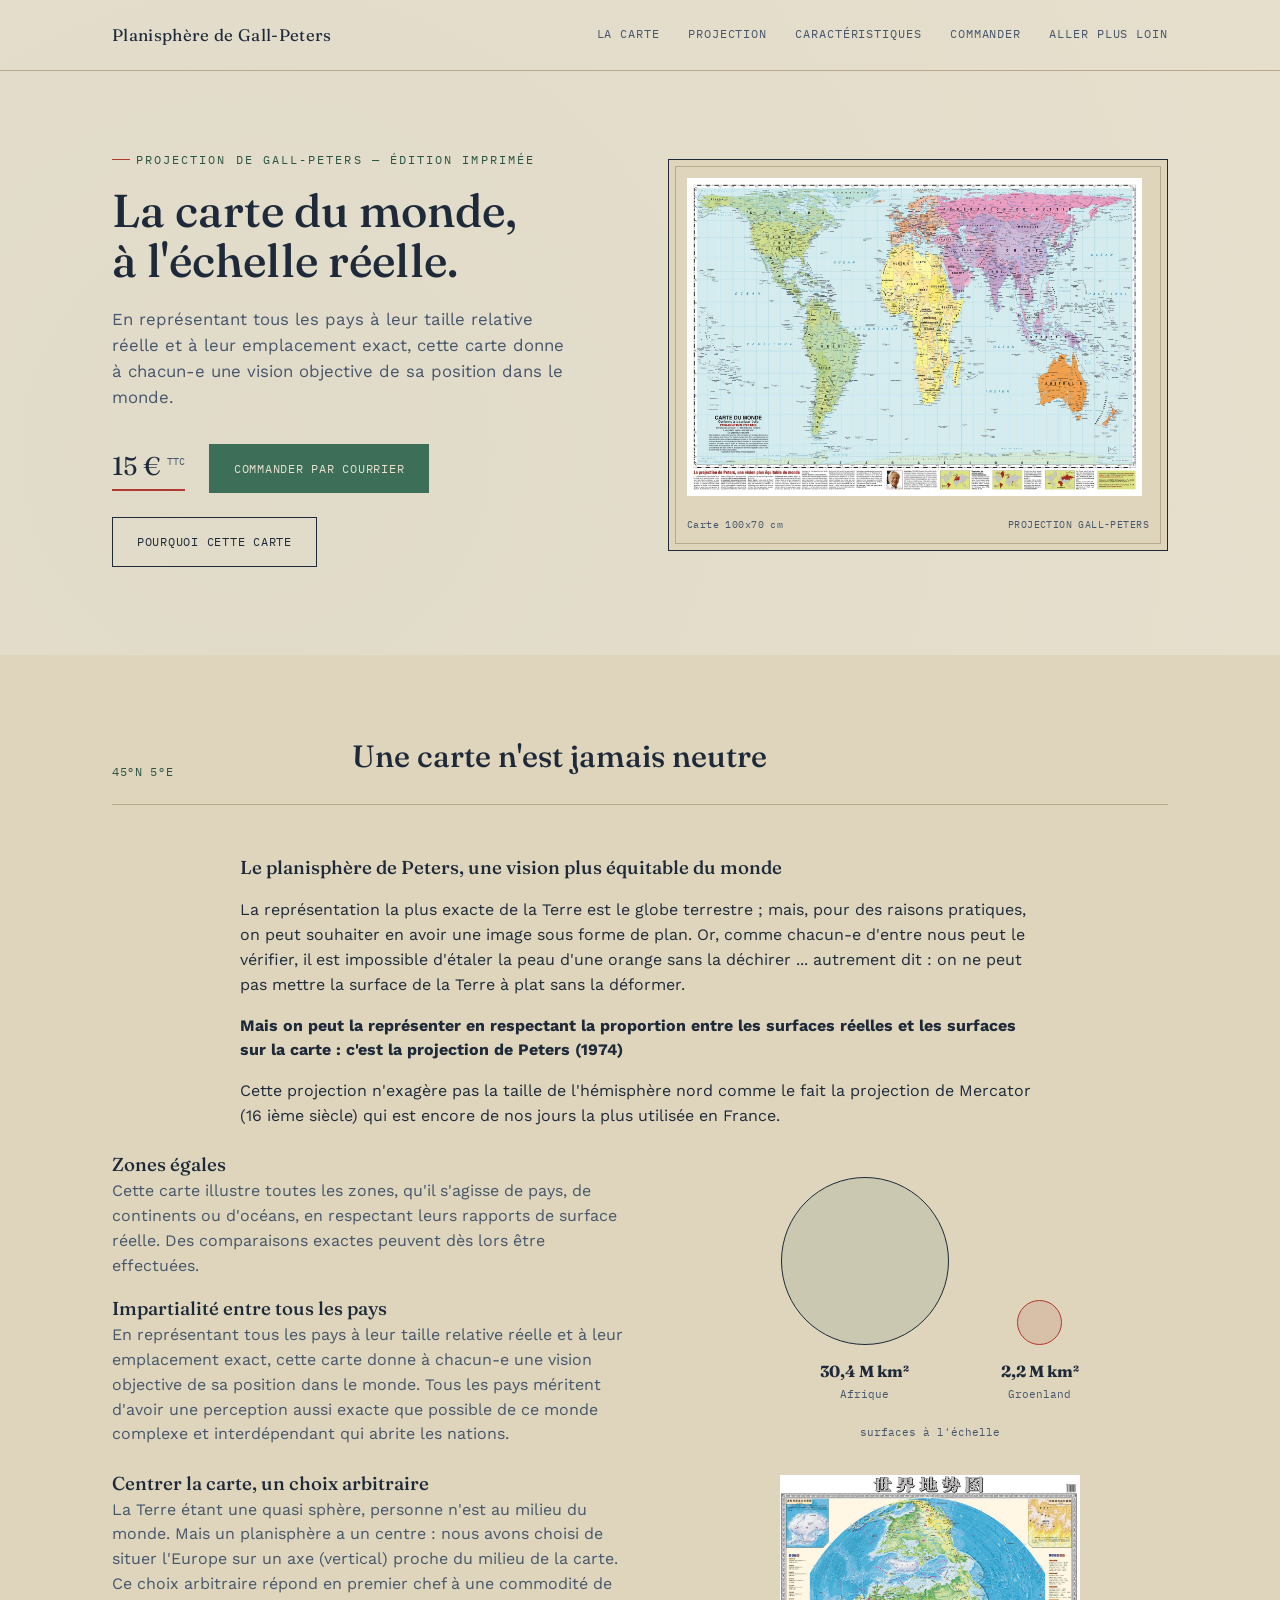
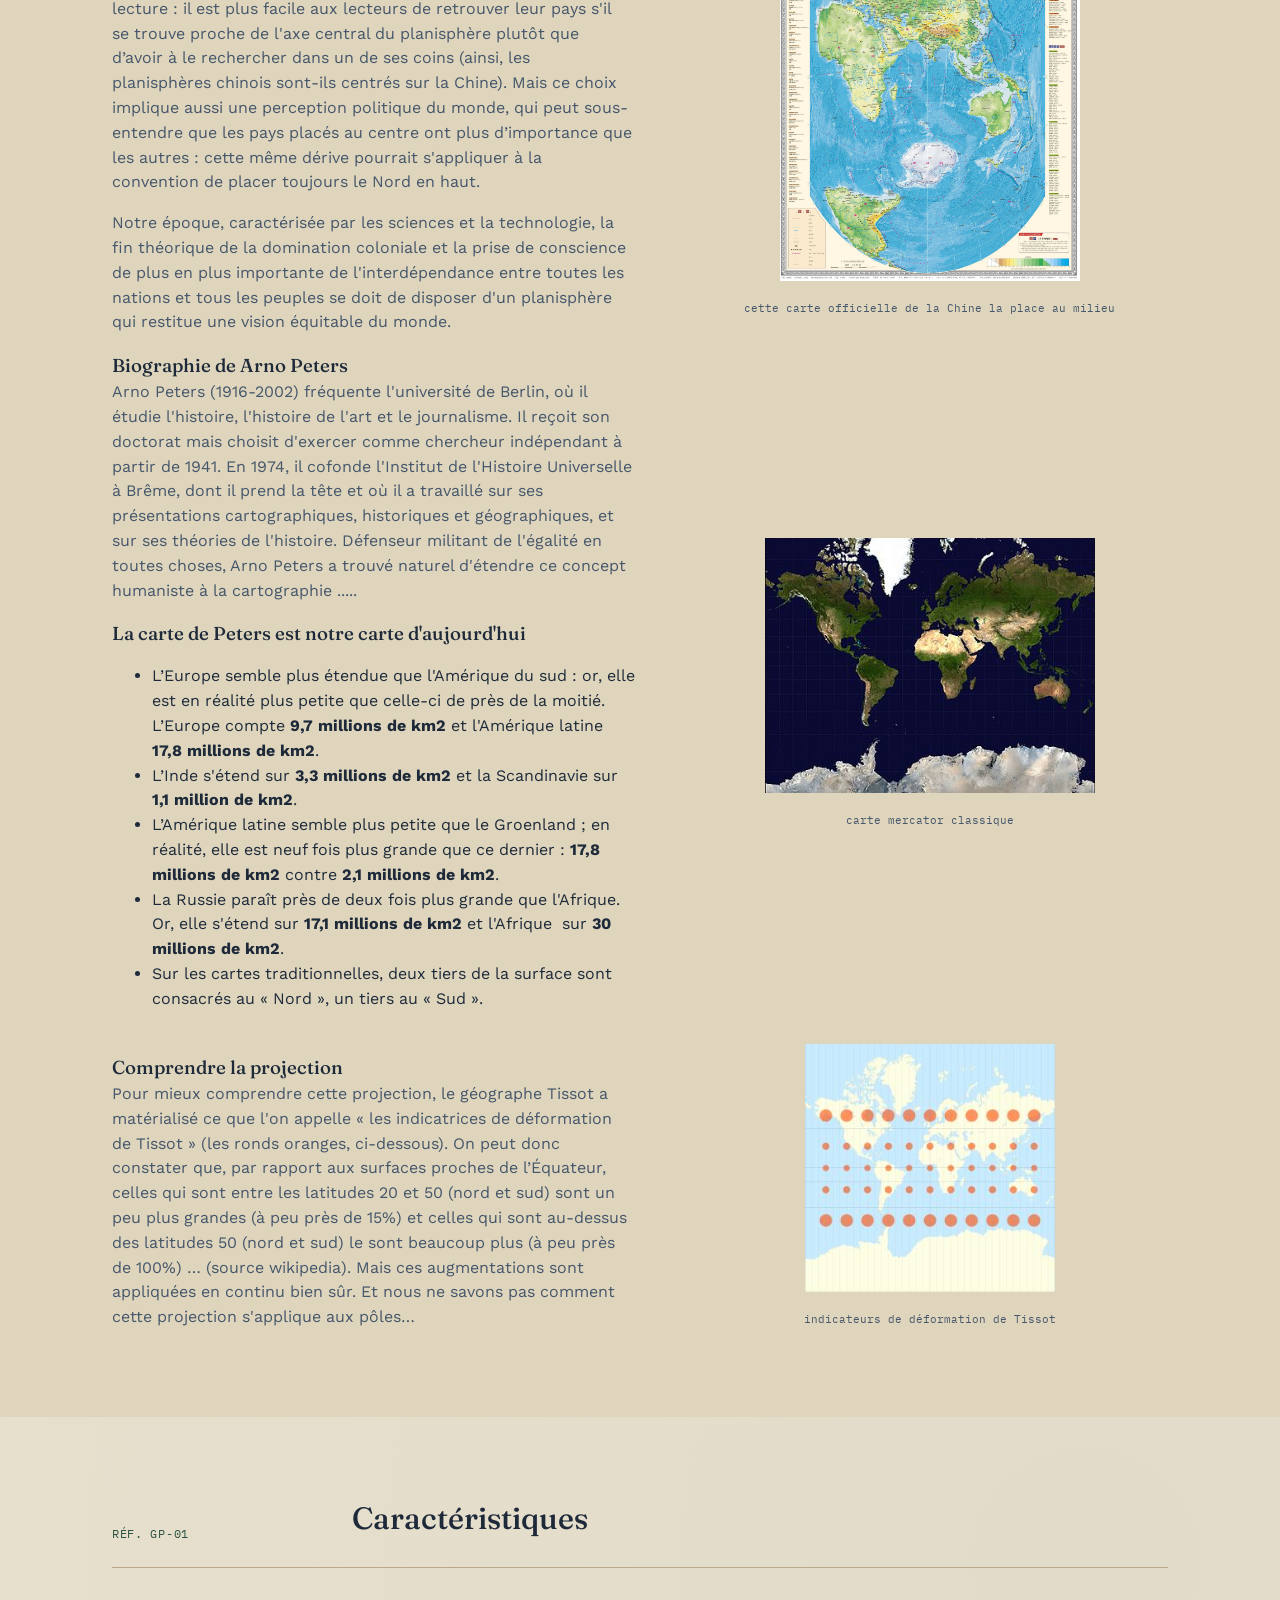
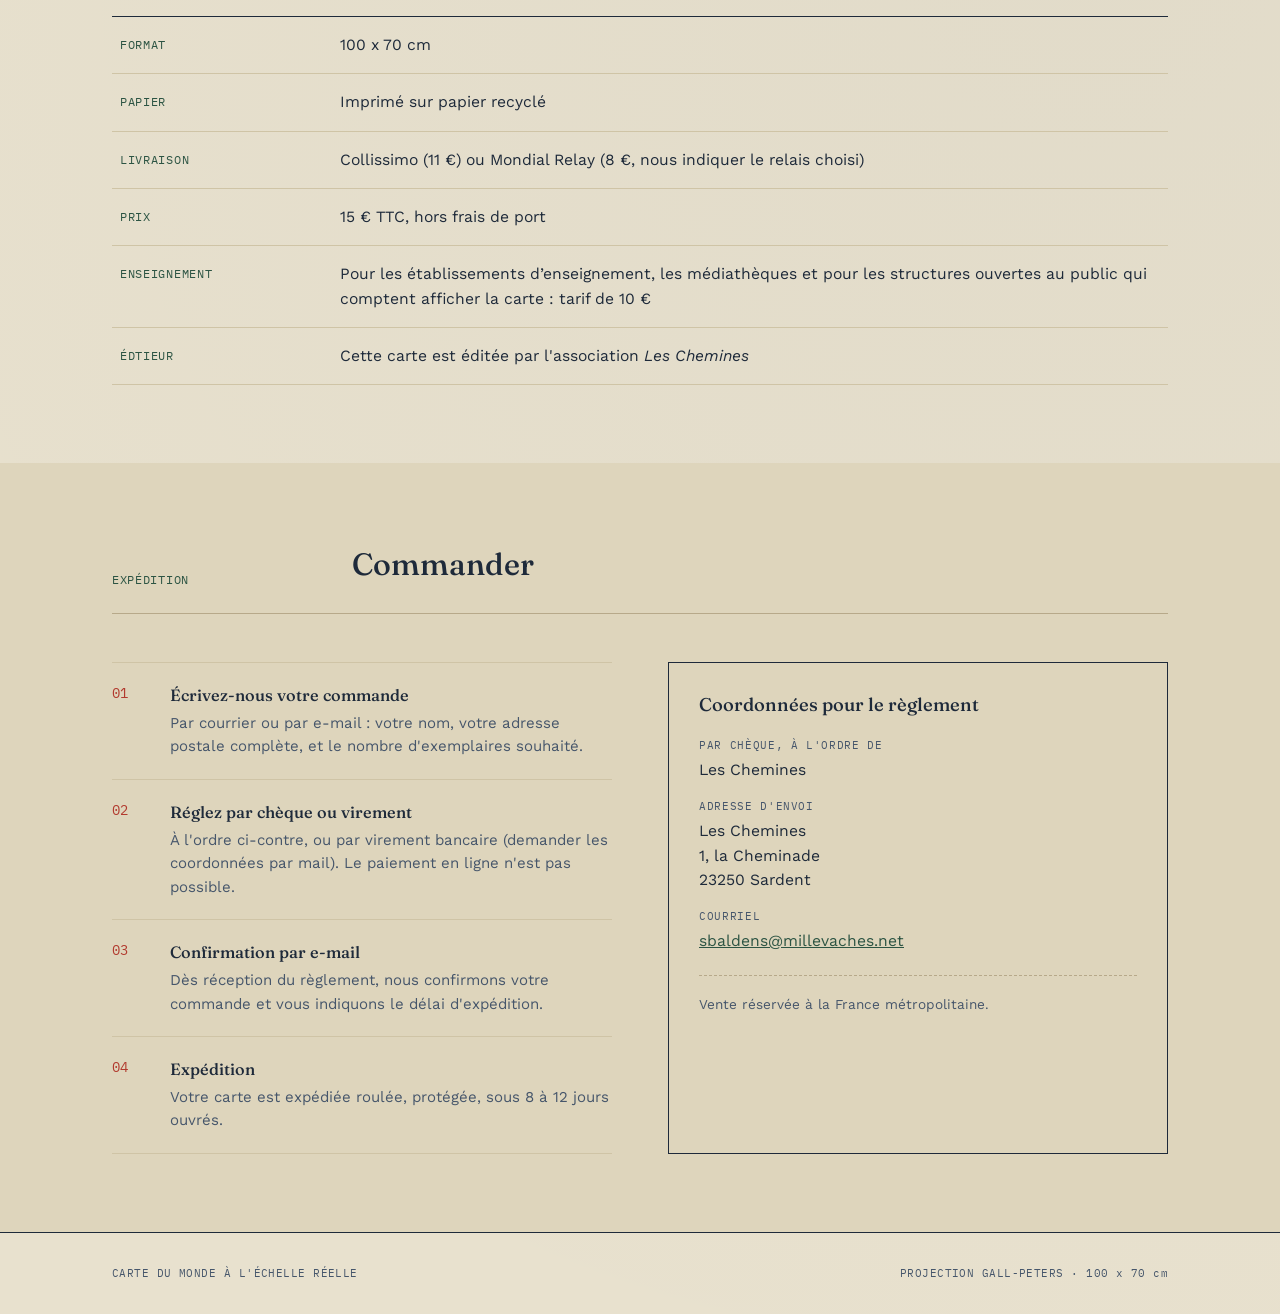
<file: index.html>
<!DOCTYPE html>
<html lang="fr">
<head>
<meta charset="UTF-8">
<meta name="viewport" content="width=device-width, initial-scale=1.0">
<title>La carte du monde à l'échelle réelle — Projection de Peters</title>
<link rel="preconnect" href="https://fonts.googleapis.com">
<link href="https://fonts.googleapis.com/css2?family=Fraunces:opsz,wght@9..144,400;9..144,500;9..144,600&family=Work+Sans:wght@400;500;600&family=IBM+Plex+Mono:wght@400;500&display=swap" rel="stylesheet">
<link rel="stylesheet" href="style.css"/>
</head>
<body class="paper-texture">
  <header class="site-header">
    <div class="wrap">
      <div class="brand">
        Planisphère de Gall-Peters
      </div>
      <nav>
        <a href="#carte">La carte</a>
        <a href="#pourquoi">Projection</a>
        <a href="#specs">Caractéristiques</a>
        <a href="#commander">Commander</a>
        <a href="#commander">Aller plus loin</a>
      </nav>
    </div>
  </header>

  <section class="hero" id="carte">
    <div class="wrap">
      <div>
        <span class="eyebrow">Projection de Gall-Peters — édition imprimée</span>
        <h1>La carte du monde,<br>à l'échelle réelle.</h1>
        <p class="lede">En représentant tous les pays à leur taille relative  réelle et à leur emplacement exact, cette carte donne à chacun-e une vision objective de sa position dans le monde.</p>
        <div class="hero-cta">
          <div class="price-tag">15&nbsp;€ <sup>TTC</sup></div>
          <a href="#commander" class="btn">Commander par courrier</a>
          <a href="#pourquoi" class="btn btn-outline">Pourquoi cette carte</a>
        </div>
      </div>

      <div class="plate">
        <img src="/img/peters.jpg" alt="Carte de Peters" width="455">
        <div class="plate-caption">
          <span>Carte 100x70 cm</span>
          <span>PROJECTION GALL-PETERS</span>
        </div>
      </div>
    </div>
  </section>

  <section class="band-alt" id="pourquoi">
    <div class="wrap">
      <div class="section-head">
        <span class="coord">45°N&nbsp;5°E</span>
        <h2>Une carte n'est jamais neutre</h2>
      </div>
      <div style="margin: auto ; max-width: 800px;">
        <h3>Le planisphère de Peters, une vision plus équitable du monde</h3>
        <p>La représentation la plus exacte de la Terre est le globe terrestre ; mais, pour des raisons pratiques, on peut souhaiter en avoir une image sous forme de plan. Or, comme chacun-e d'entre nous peut le vérifier, il est impossible d'étaler la peau d'une orange sans la déchirer ... autrement dit : on ne peut pas mettre la surface de la Terre à plat sans la déformer.</p>
        <p><span class="bold">Mais on peut la représenter en respectant la proportion entre les surfaces réelles  et les surfaces sur la carte : c'est la projection de Peters (1974)</span></p>
        <p>Cette projection n'exagère pas la taille de l'hémisphère nord comme le fait la projection de Mercator (16 ième siècle) qui est encore de nos jours la plus utilisée en France.</p>
      </div>
      <div class="why-grid">
        <div class="why-copy">
          <h3>Zones égales</h2>
          <p>Cette carte illustre toutes les zones, qu'il s'agisse de pays, de continents ou d'océans, en respectant leurs rapports de surface réelle. Des comparaisons exactes peuvent dès lors être effectuées.</p>
          <h3>Impartialité entre tous les pays</h2>
          <p>En représentant tous les pays à leur taille relative  réelle et à leur emplacement exact, cette carte donne à chacun-e une vision objective de sa position dans le monde. Tous les pays méritent d'avoir une perception aussi exacte que possible de ce monde complexe et interdépendant qui abrite les nations.</p>
        </div>
        <div>
          <div class="ratio-diagram">
            <div class="ratio-item">
              <div class="ratio-circle big"></div>
              <div class="ratio-label"><strong>30,4 M km²</strong>Afrique</div>
            </div>
            <div class="ratio-item">
              <div class="ratio-circle small"></div>
              <div class="ratio-label"><strong>2,2 M km²</strong>Groenland</div>
            </div>
          </div>
          <p style="text-align:center; font-family:'IBM Plex Mono',monospace; font-size:0.7rem; color:var(--ink-soft);">surfaces à l'échelle</p>
        </div>
      </div>

      <div class="why-grid" style="margin-top: 1rem;">
        <div class="why-copy">
          <h3>Centrer la carte, un choix arbitraire</h2>
          <p>La Terre étant une quasi sphère, personne n'est au milieu du monde. Mais un planisphère a un centre : nous avons choisi de situer l'Europe sur un axe (vertical) proche du milieu de la carte. Ce choix arbitraire répond en premier chef à une commodité de lecture : il est plus facile aux lecteurs  de retrouver leur pays s'il se trouve proche de l'axe central du planisphère plutôt que d’avoir à le rechercher dans un de ses coins (ainsi, les planisphères chinois sont-ils centrés sur la Chine). Mais ce choix implique aussi une perception politique du monde, qui peut sous-entendre que les pays placés au centre ont plus d’importance que les autres : cette même dérive pourrait s'appliquer à la convention de placer toujours le Nord en haut.</p>
          <p>Notre époque, caractérisée par les sciences et la technologie, la fin théorique de la domination coloniale et la prise de conscience de plus en plus importante de l'interdépendance entre toutes les nations et tous les peuples se doit de disposer d'un planisphère qui restitue une vision équitable du monde.</p>
        </div>
        <div>
          <div style="text-align: center;">
            <img src="/img/chine.jpeg" alt="Carte verticale de la Chine" width="300">
          </div>
          <p style="text-align:center; font-family:'IBM Plex Mono',monospace; font-size:0.7rem; color:var(--ink-soft);">cette carte officielle de la Chine la place au milieu</p>
        </div>
      </div>

      <div class="why-grid" style="margin-top: 1rem;">
        <div class="why-copy">
          <h3>Biographie de Arno Peters</h2>
          <p>Arno Peters (1916-2002) fréquente l'université de Berlin, où il étudie l'histoire, l'histoire de l'art et le journalisme. Il reçoit son doctorat mais choisit d'exercer comme chercheur indépendant à partir de 1941. En 1974, il cofonde l'Institut de l'Histoire Universelle à Brême, dont il prend la tête et où il a travaillé sur ses présentations cartographiques, historiques et géographiques, et sur ses théories de l'histoire. Défenseur militant de l'égalité en toutes choses, Arno Peters a trouvé naturel d'étendre ce concept humaniste à la cartographie .....</p>
          <h3>La carte de Peters est notre carte d'aujourd'hui</h3>
          <ul>
            <li>L’Europe semble plus étendue que l'Amérique du sud : or, elle est en réalité plus petite que celle-ci de près de la moitié. L’Europe compte <span class="bold">9,7 millions de km2</span> et l'Amérique latine <span class="bold">17,8 millions de km2</span>.</li>
            <li>L’Inde s'étend sur <span class="bold">3,3 millions de km2</span> et la Scandinavie sur <span class="bold">1,1 million de km2</span>.</li>
            <li>L’Amérique latine semble plus petite que le Groenland ; en réalité, elle est neuf fois plus grande que ce dernier : <span class="bold">17,8 millions de km2</span> contre <span class="bold">2,1 millions de km2</span>.</li>
            <li>La Russie paraît près de deux fois plus grande que l'Afrique. Or, elle s'étend sur <span class="bold">17,1 millions de km2</span> et l'Afrique  sur <span class="bold">30 millions de km2</span>.</li>
            <li>Sur les cartes traditionnelles, deux tiers de la surface sont consacrés au « Nord », un tiers au « Sud ».</li>
          </ul>
        </div>
        <div>
          <div style="text-align: center;">
            <img src="/img/mercator.jpg" alt="Carte mercator" width="330">
          </div>
          <p style="text-align:center; font-family:'IBM Plex Mono',monospace; font-size:0.7rem; color:var(--ink-soft);">carte mercator classique</p>
        </div>
      </div>

      <div class="why-grid" style="margin-top: 1rem;">
        <div class="why-copy">
          <h3>Comprendre la projection</h2>
          <p>Pour mieux comprendre cette projection, le géographe Tissot a matérialisé ce que l'on appelle « les indicatrices de déformation de Tissot » (les ronds oranges, ci-dessous). On peut donc constater que, par rapport aux surfaces proches de l’Équateur, celles qui sont entre les latitudes 20 et 50 (nord et sud) sont un peu plus grandes (à peu près de 15%) et celles qui sont au-dessus des latitudes 50 (nord et sud) le sont beaucoup plus (à peu près de 100%) … (source wikipedia). Mais ces augmentations sont appliquées en continu bien sûr. Et nous ne savons pas comment cette projection s'applique aux pôles…</p>
        </div>
        <div>
          <div style="text-align: center;">
            <img src="/img/projection-tissot.jpg" alt="Carte représentant les indicateurs de Tissot" width="250">
          </div>
          <p style="text-align:center; font-family:'IBM Plex Mono',monospace; font-size:0.7rem; color:var(--ink-soft);">indicateurs de déformation de Tissot</p>
        </div>
      </div>
    </div>
  </section>

  <section id="specs">
    <div class="wrap">
      <div class="section-head">
        <span class="coord">RÉF. GP-01</span>
        <h2>Caractéristiques</h2>
      </div>
      <table class="specs-table">
        <tr><td>Format</td><td>100 x 70 cm</td></tr>
        <tr><td>Papier</td><td>Imprimé sur papier recyclé</td></tr>
        <tr><td>Livraison</td><td>Collissimo (11&nbsp;€) ou Mondial Relay (8&nbsp;€, nous indiquer le relais choisi)</td></tr>
        <tr><td>Prix</td><td>15&nbsp;€ TTC, hors frais de port</td></tr>
        <tr><td>Enseignement</td><td>Pour les établissements d’enseignement, les médiathèques et pour les structures ouvertes au public qui comptent afficher la carte : tarif de 10&nbsp;€</td></tr>
        <tr><td>Édtieur</td><td>Cette carte est éditée par l'association <span style="font-style: italic;">Les Chemines</span></td></tr>
      </table>
    </div>
  </section>

  <section class="band-alt" id="commander">
    <div class="wrap">
      <div class="section-head">
        <span class="coord">EXPÉDITION</span>
        <h2>Commander</h2>
      </div>
      <div class="order-grid">
        <ol class="steps">
          <li>
            <div>
              <h4>Écrivez-nous votre commande</h4>
              <p>Par courrier ou par e-mail : votre nom, votre adresse postale complète, et le nombre d'exemplaires souhaité.</p>
            </div>
          </li>
          <li>
            <div>
              <h4>Réglez par chèque ou virement</h4>
              <p>À l'ordre ci-contre, ou par virement bancaire (demander les coordonnées par mail). Le paiement en ligne n'est pas possible.</p>
            </div>
          </li>
          <li>
            <div>
              <h4>Confirmation par e-mail</h4>
              <p>Dès réception du règlement, nous confirmons votre commande et vous indiquons le délai d'expédition.</p>
            </div>
          </li>
          <li>
            <div>
              <h4>Expédition</h4>
              <p>Votre carte est expédiée roulée, protégée, sous 8 à 12 jours ouvrés.</p>
            </div>
          </li>
        </ol>

        <div class="order-box">
          <h3>Coordonnées pour le règlement</h3>
          <dl>
            <dt>Par chèque, à l'ordre de</dt>
            <dd>Les Chemines</dd>
            <dt>Adresse d'envoi</dt>
            <dd>Les Chemines<br>1, la Cheminade<br>23250 Sardent</dd>
            <dt>Courriel</dt>
            <dd><a href="mailto:sbaldens@millevaches.net">sbaldens@millevaches.net</a></dd>
          </dl>
          <p class="order-note">Vente réservée à la France métropolitaine.</p>
        </div>
      </div>
    </div>
  </section>

  <footer>
    <div class="wrap">
      <p>CARTE DU MONDE À L'ÉCHELLE RÉELLE</p>
      <p>PROJECTION GALL-PETERS · 100 x 70 cm</p>
    </div>
  </footer>

</body>
</html>
</file>
<file: style.css>
:root{
  --paper: #E8E1CE;
  --paper-deep: #DED5BC;
  --ink: #1E2A3A;
  --ink-soft: #46566B;
  --verdigris: #3C6E58;
  --verdigris-deep: #2C5443;
  --meridian: #B23A2E;
  --line: #B7A98A;
  --line-soft: #CFC4A6;
  --max: 1120px;
}

*{ box-sizing: border-box; }
html{ scroll-behavior: smooth; }
body{
  margin:0;
  background: var(--paper);
  color: var(--ink);
  font-family: 'Work Sans', sans-serif;
  font-size: 16px;
  line-height: 1.55;
  -webkit-font-smoothing: antialiased;
}

.paper-texture{
  background-image:
    radial-gradient(circle at 20% 10%, rgba(30,42,58,0.035), transparent 40%),
    radial-gradient(circle at 85% 70%, rgba(30,42,58,0.03), transparent 45%);
}

h1,h2,h3{
  font-family: 'Fraunces', serif;
  font-weight: 500;
  margin: 0;
  color: var(--ink);
}

.mono{
  font-family: 'IBM Plex Mono', monospace;
  letter-spacing: 0.04em;
}
.bold {
  font-weight: bold;
}

.eyebrow{
  font-family: 'IBM Plex Mono', monospace;
  font-size: 0.72rem;
  letter-spacing: 0.18em;
  text-transform: uppercase;
  color: var(--verdigris-deep);
  display: inline-flex;
  align-items: center;
  gap: 0.5em;
}
.eyebrow::before{
  content: "";
  width: 18px;
  height: 1px;
  background: var(--meridian);
  display: inline-block;
}

.wrap{
  max-width: var(--max);
  margin: 0 auto;
  padding: 0 32px;
}

a{ color: var(--verdigris-deep); }

/* ---------- HEADER ---------- */
.site-header{
  border-bottom: 1px solid var(--line);
  padding: 22px 0;
}
.site-header .wrap{
  display:flex;
  align-items:center;
  justify-content: space-between;
}
.brand{
  display:flex;
  align-items:center;
  gap:12px;
  font-family:'Fraunces', serif;
  font-size: 1.05rem;
  letter-spacing: 0.02em;
}
nav{ display:flex; gap: 28px; }
nav a{
  font-family:'IBM Plex Mono', monospace;
  font-size: 0.72rem;
  letter-spacing: 0.08em;
  text-transform: uppercase;
  text-decoration:none;
  color: var(--ink-soft);
  border-bottom: 1px solid transparent;
  padding-bottom: 2px;
  transition: border-color 0.2s ease, color 0.2s ease;
}
nav a:hover{ color: var(--ink); border-color: var(--meridian); }

/* ---------- HERO ---------- */
.hero{
  padding: 72px 0 88px;
}
.hero .wrap{
  display:grid;
  grid-template-columns: 1fr 1fr;
  gap: 56px;
  align-items:center;
}
.hero h1{
  font-size: clamp(2.1rem, 3.6vw, 3.1rem);
  line-height: 1.08;
  margin-top: 18px;
}
.hero p.lede{
  margin-top: 20px;
  max-width: 46ch;
  color: var(--ink-soft);
  font-size: 1.05rem;
}
.hero-cta{
  margin-top: 34px;
  display:flex;
  align-items:center;
  gap: 24px;
  flex-wrap: wrap;
}
.price-tag{
  font-family:'Fraunces', serif;
  font-size: 1.6rem;
  border-bottom: 2px solid var(--meridian);
  padding-bottom: 2px;
}
.price-tag sup{
  font-family:'IBM Plex Mono', monospace;
  font-size: 0.6rem;
  color: var(--ink-soft);
  top: -1em;
}
.btn{
  display:inline-block;
  background: var(--verdigris);
  color: var(--paper);
  font-family:'IBM Plex Mono', monospace;
  font-size: 0.78rem;
  letter-spacing: 0.06em;
  text-transform: uppercase;
  text-decoration:none;
  padding: 14px 24px;
  border: 1px solid var(--verdigris);
  transition: background 0.2s ease, color 0.2s ease;
}
.btn:hover{ background: transparent; color: var(--verdigris-deep); }
.btn-outline{
  background: transparent;
  color: var(--ink);
  border: 1px solid var(--ink);
}
.btn-outline:hover{ background: var(--ink); color: var(--paper); }

/* ---------- MAP PLATE ---------- */
.plate{
  position: relative;
  background: var(--paper-deep);
  border: 1px solid var(--ink);
  padding: 18px;
}
.plate::before{
  content:"";
  position:absolute;
  inset: 6px;
  border: 1px solid var(--line);
  pointer-events:none;
}
.plate svg{ display:block; width:100%; height:auto; }
.plate-caption{
  display:flex;
  justify-content: space-between;
  font-family:'IBM Plex Mono', monospace;
  font-size: 0.65rem;
  color: var(--ink-soft);
  margin-top: 12px;
  letter-spacing: 0.04em;
}

/* ---------- SECTION SCAFFOLDING ---------- */
section{ padding: 78px 0; }
.section-head{
  display:grid;
  grid-template-columns: 200px 1fr;
  gap: 40px;
  margin-bottom: 48px;
  align-items: end;
  border-bottom: 1px solid var(--line);
  padding-bottom: 24px;
}
.section-head .coord{
  font-family:'IBM Plex Mono', monospace;
  font-size: 0.72rem;
  color: var(--verdigris-deep);
  letter-spacing: 0.06em;
}
.section-head h2{ font-size: clamp(1.5rem, 2.4vw, 2rem); }
.band-alt{ background: var(--paper-deep); }

/* ---------- WHY (comparison) ---------- */
.why-grid{
  display:grid;
  grid-template-columns: 1.1fr 1fr;
  gap: 56px;
  align-items:center;
}
.why-copy p{ color: var(--ink-soft); margin: 0 0 16px; max-width: 52ch; }
.why-copy p:last-child{ margin-bottom:0; }

.ratio-diagram{
  display:flex;
  align-items:flex-end;
  justify-content: center;
  gap: 52px;
  padding: 32px 0 10px;
}
.ratio-item{ text-align:center; }
.ratio-circle{
  border: 1px solid var(--ink);
  border-radius: 50%;
  margin: 0 auto 14px;
}
.ratio-circle.big{ width: 168px; height: 168px; background: rgba(60,110,88,0.12); }
.ratio-circle.small{ width: 45px; height: 45px; background: rgba(178,58,46,0.14); border-color: var(--meridian); }
.ratio-label{ font-family:'IBM Plex Mono', monospace; font-size: 0.7rem; color: var(--ink-soft); }
.ratio-label strong{ display:block; color: var(--ink); font-family:'Fraunces',serif; font-size:1rem; margin-bottom:2px; }

/* ---------- SPECS ---------- */
.specs-table{
  width: 100%;
  border-collapse: collapse;
  font-family:'IBM Plex Mono', monospace;
  font-size: 0.85rem;
}
.specs-table tr{ border-bottom: 1px solid var(--line-soft); }
.specs-table tr:first-child{ border-top: 1px solid var(--ink); }
.specs-table td{ padding: 16px 8px; vertical-align: top; }
.specs-table td:first-child{
  width: 220px;
  color: var(--verdigris-deep);
  text-transform: uppercase;
  letter-spacing: 0.06em;
  font-size: 0.72rem;
  padding-top: 19px;
}
.specs-table td:last-child{ font-family:'Work Sans', sans-serif; font-size: 0.98rem; }

/* ---------- ORDER ---------- */
.order-grid{
  display:grid;
  grid-template-columns: 1fr 1fr;
  gap: 56px;
}
.steps{ list-style:none; margin:0; padding:0; counter-reset: step; }
.steps li{
  counter-increment: step;
  display:grid;
  grid-template-columns: 40px 1fr;
  gap: 18px;
  padding: 20px 0;
  border-bottom: 1px solid var(--line-soft);
}
.steps li:first-child{ border-top: 1px solid var(--line-soft); }
.steps li::before{
  content: counter(step, decimal-leading-zero);
  font-family:'IBM Plex Mono', monospace;
  font-size: 0.85rem;
  color: var(--meridian);
}
.steps h4{
  font-family:'Fraunces', serif;
  font-weight: 500;
  font-size: 1.02rem;
  margin: 0 0 4px;
}
.steps p{ margin:0; color: var(--ink-soft); font-size: 0.94rem; }

.order-box{
  background: var(--paper-deep);
  border: 1px solid var(--ink);
  padding: 28px 30px;
}
.order-box h3{ font-size: 1.15rem; margin-bottom: 18px; }
.order-box dl{ margin:0; }
.order-box dt{
  font-family:'IBM Plex Mono', monospace;
  font-size: 0.68rem;
  text-transform: uppercase;
  letter-spacing: 0.06em;
  color: var(--ink-soft);
  margin-top: 16px;
}
.order-box dt:first-child{ margin-top:0; }
.order-box dd{ margin: 4px 0 0; font-size: 0.98rem; }
.order-note{
  margin-top: 22px;
  padding-top: 18px;
  border-top: 1px dashed var(--line);
  font-size: 0.85rem;
  color: var(--ink-soft);
}

/* ---------- FOOTER ---------- */
footer{
  border-top: 1px solid var(--ink);
  padding: 32px 0;
}
footer .wrap{
  display:flex;
  justify-content: space-between;
  align-items:center;
  flex-wrap: wrap;
  gap: 12px;
}
footer p{
  margin:0;
  font-family:'IBM Plex Mono', monospace;
  font-size: 0.7rem;
  color: var(--ink-soft);
  letter-spacing: 0.04em;
}

@media (max-width: 860px){
  .hero .wrap, .why-grid, .order-grid{ grid-template-columns: 1fr; }
  .section-head{ grid-template-columns: 1fr; gap: 8px; }
  nav{ display:none; }
  .ratio-diagram{ gap: 32px; }
}

:focus-visible{ outline: 2px solid var(--meridian); outline-offset: 3px; }
@media (prefers-reduced-motion: reduce){ html{ scroll-behavior:auto; } }
</file>
